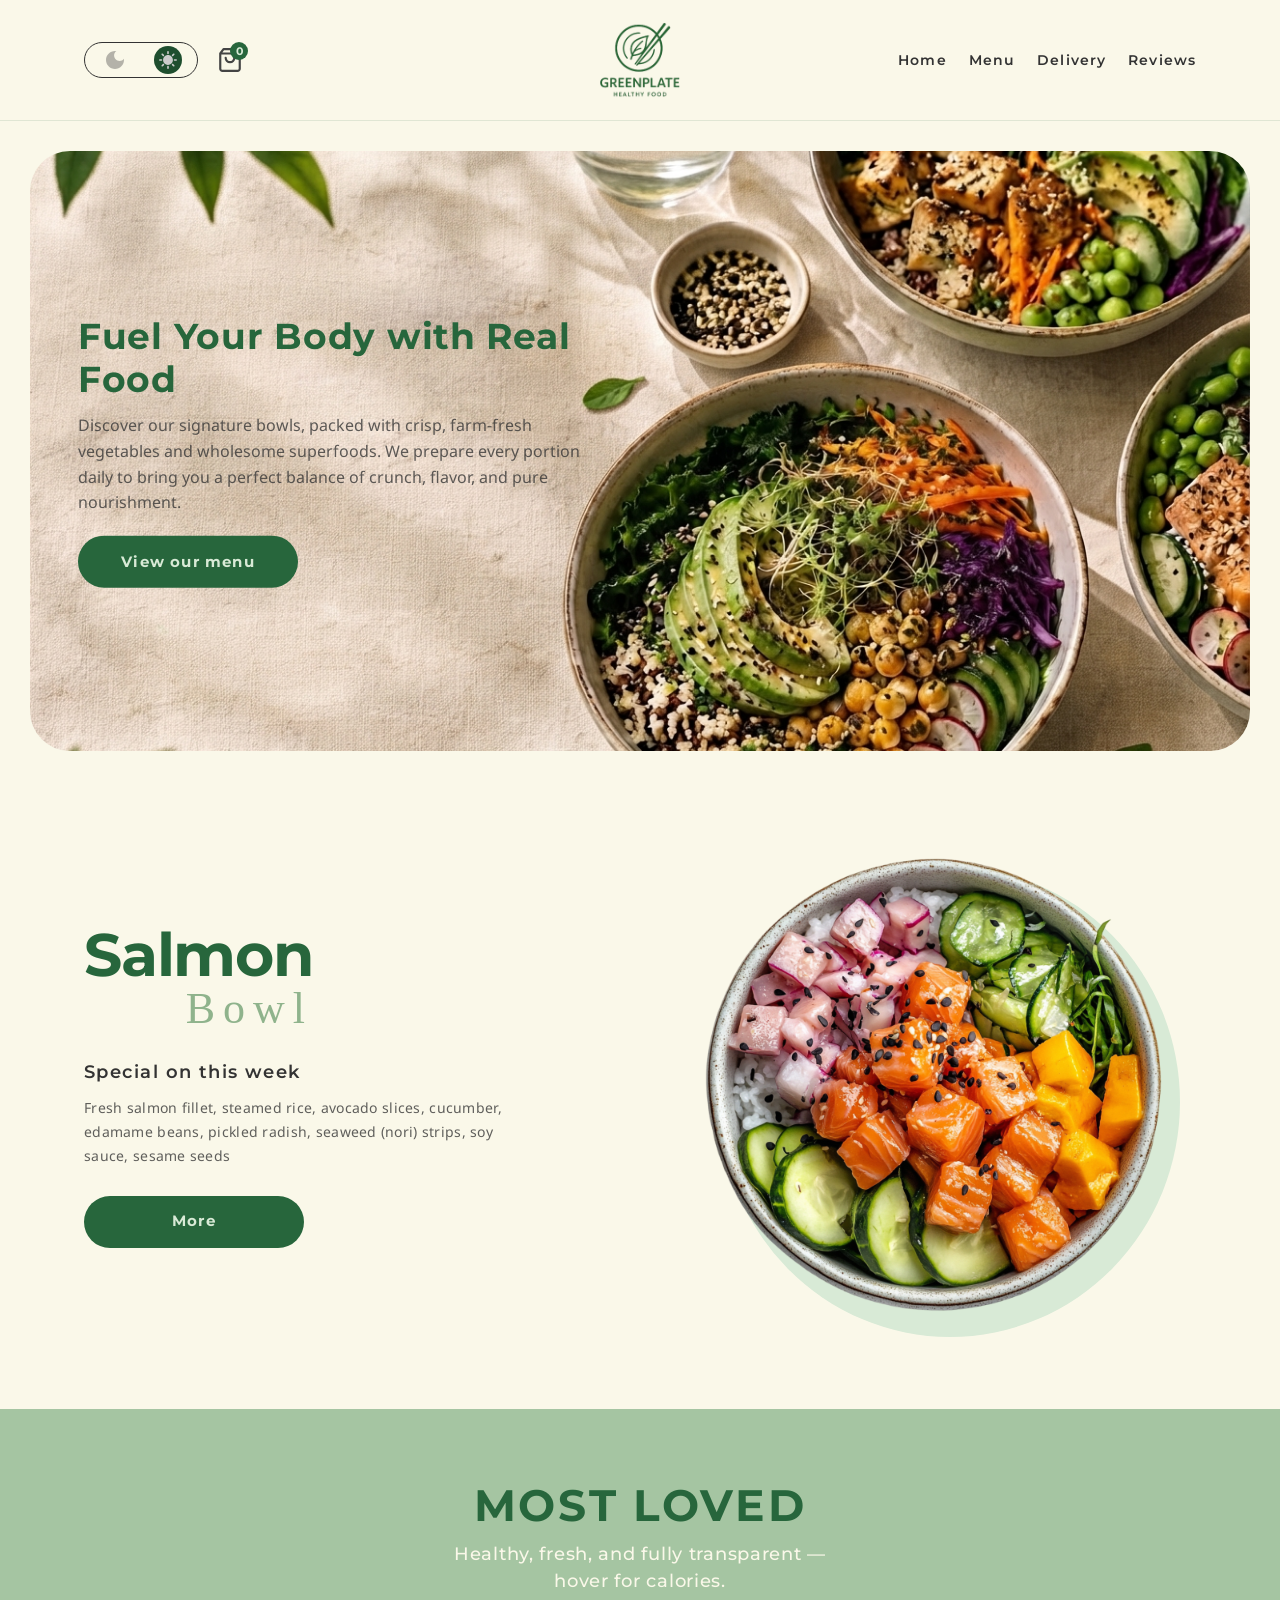
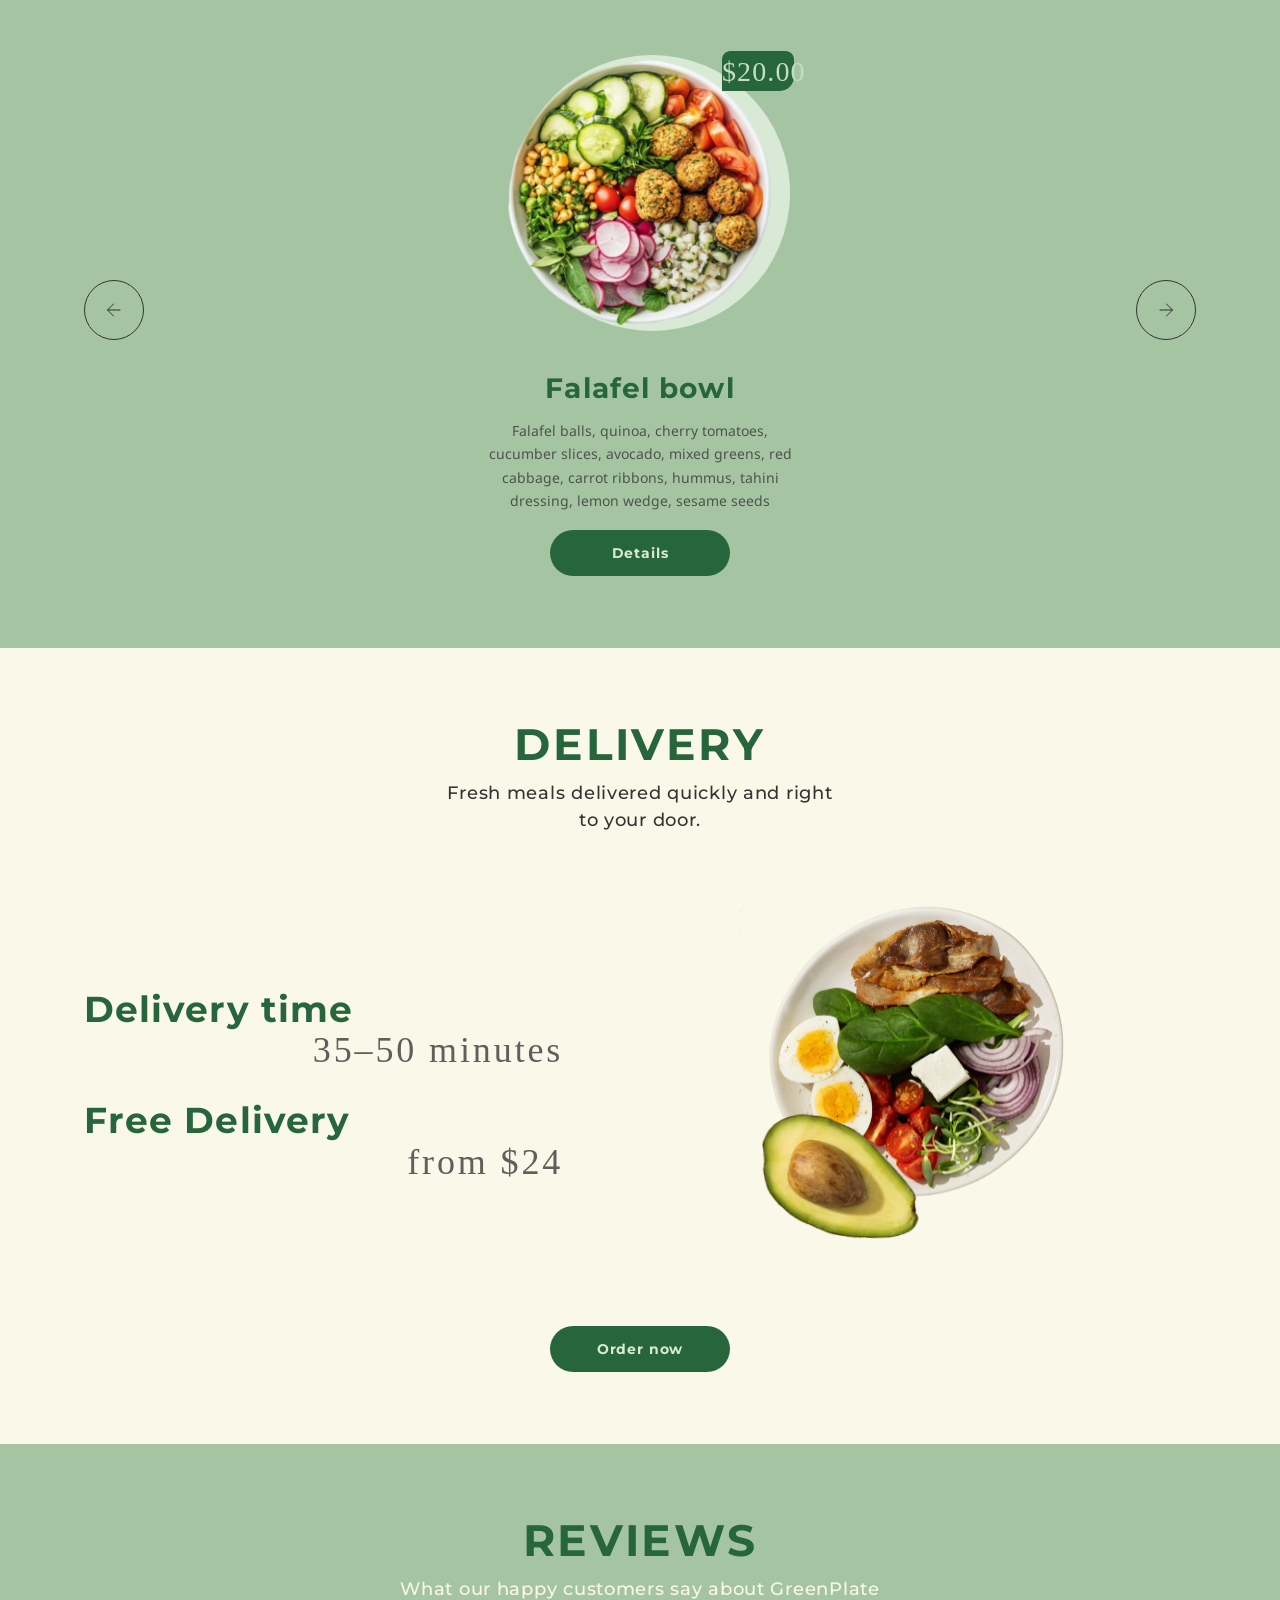
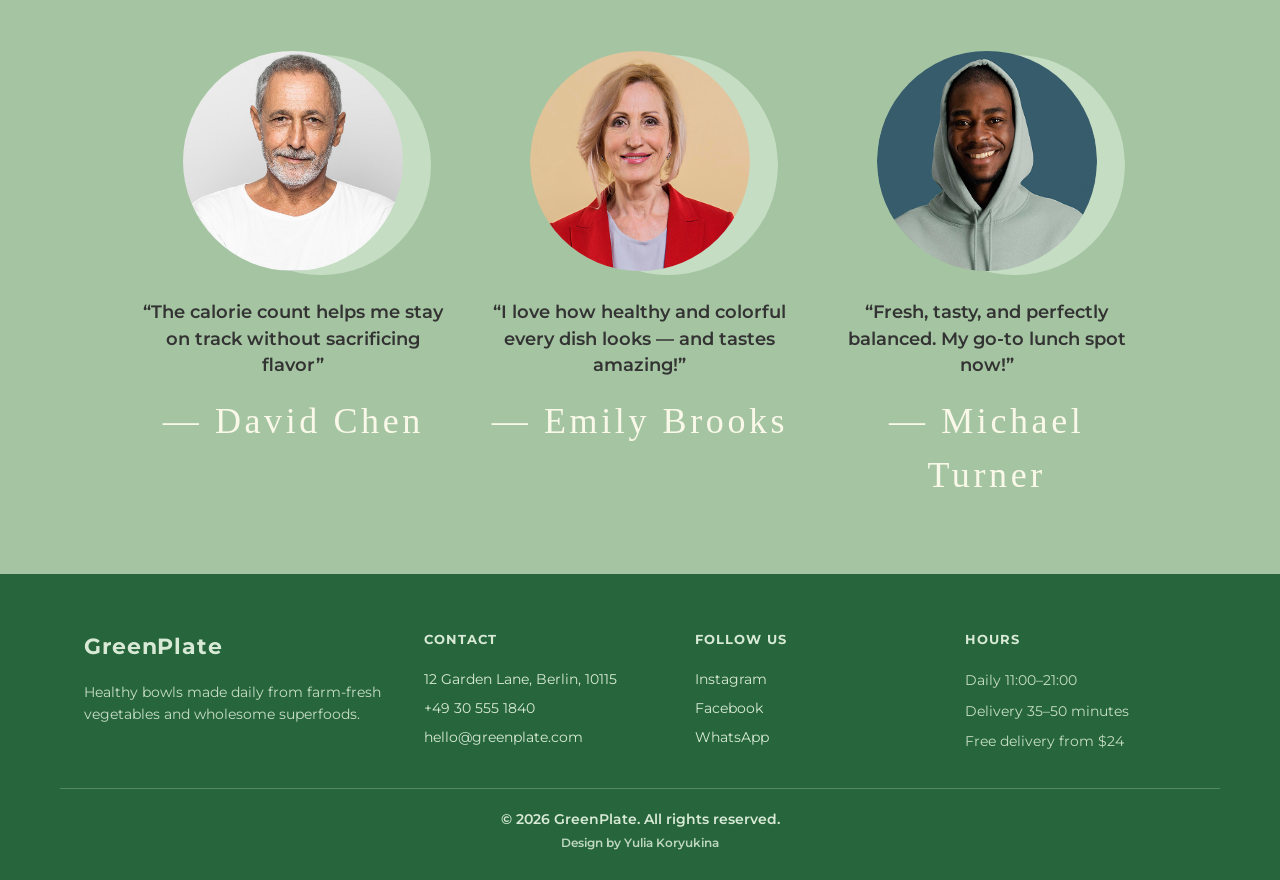
<file: index.html>
<!DOCTYPE html>
<html lang="en">

<head>
    <meta charset="UTF-8">
    <meta http-equiv="X-UA-Compatible" content="IE=edge">
    <meta name="viewport" content="width=device-width, initial-scale=1.0">
    <title>GreenPlate</title>
    <link rel="stylesheet" href="style.css">
    <link rel="preconnect" href="https://fonts.googleapis.com">
    <link rel="preconnect" href="https://fonts.gstatic.com" crossorigin>
    <link
        href="https://fonts.googleapis.com/css2?family=Just+Another+Hand&family=Montserrat:ital,wght@0,400;0,600;0,700;1,400&family=Noto+Sans:wght@400;600&display=swap"
        rel="stylesheet">
    <link rel="shortcut icon" href="img/favicon.ico" type="image/x-icon">
    <link rel="icon" href="img/favicon.ico" type="image/x-icon">
</head>

<body>
    <header>
        <div class="header_inner">
            <div class="left_header">
                <button class="sigin" type="button" aria-label="Toggle theme">
                    <span class="theme-moon">
                        <img src="img/Moon.svg" alt="" id="moon" class="theme-icon">
                    </span>
                    <span class="theme-sun">
                        <img src="img/Sun.svg" alt="" id="sun" class="theme-icon">
                    </span>
                </button>
                <div class="cart">
                    <button class="cart_button" type="button" aria-label="Shopping cart">
                        <img src="img/Shopping%20bag.svg" alt="" class="cart_icon">
                        <span class="cart_count">0</span>
                    </button>
                </div>
            </div>
            <div class="logo_center">
                <a href="index.html" aria-label="GreenPlate home">
                    <img class="logo" src="img/logo.svg" alt="GreenPlate">
                </a>
            </div>
            <nav class="navigation" id="site-nav">
                <ul>
                    <li><a href="#home">Home</a></li>
                    <li><a href="Menu.html">Menu</a></li>
                    <li><a href="#delivery">Delivery</a></li>
                    <li><a href="#reviews">Reviews</a></li>
                </ul>
            </nav>
            <button class="burger" type="button" aria-label="Open menu" aria-expanded="false" aria-controls="site-nav">
                <span></span>
                <span></span>
                <span></span>
            </button>
        </div>
    </header>
    <main>
    <section class="hero" id="home">
        <div class="hero-container">
            <img class="hero-img" src="img/hero-section.jpeg" alt="GreenPlate hero">
            <div class="hero-text">
                <h1 class="hero-first-text">Fuel Your Body with<br class="hero-br"> Real Food</h1>
                <p class="hero-text-second">Discover our signature bowls, packed with crisp, farm-fresh vegetables and
                    wholesome superfoods. We prepare every portion daily to bring you a perfect balance of crunch,
                    flavor, and pure nourishment.</p>
                <a class="button_menu" href="Menu.html">View our menu</a>
            </div>
        </div>
    </section>
    <section class="first">
        <div class="container first_container">
            <div class="left_content">
                <div class="left_first">
                    <h2 class="new_food">Salmon</h2>
                    <p class="new_food1">Bowl</p>
                </div>
                <div class="left_down">
                    <h2 class="text_special">Special on this week</h2>
                    <p class="special_about">
                        Fresh salmon fillet, steamed rice, avocado slices, cucumber,
                        edamame beans, pickled radish, seaweed (nori) strips,
                        soy sauce, sesame seeds
                    </p>
                </div>
                <a class="button_menu" href="Menu.html">More</a>
            </div>
            <div class="right">
                <div class="special_pic">
                    <img class="Special_img" src="img/salmon.svg" alt="Salmon bowl">
                    <div class="calories-info">420 kcal</div>
                </div>
            </div>
        </div>
    </section>

    <section class="our_menu" id="menu">
        <div class="container">
            <h2 class="section_title">Most Loved</h2>
            <p class="section_subtitle light">Healthy, fresh, and fully transparent —<br>hover for calories.</p>
            <div class="pagination">
                <button class="pagination_btn pagination_prev" type="button" aria-label="Previous">
                    <img src="img/button-icon-dark.svg" alt="" class="pagination_icon pagination_icon--left">
                </button>
                <div class="menu">
                    <div class="menu_track">
                    <article class="menu_card" data-i="0">
                        <div class="menu_visual">
                            <img class="menu_pic" src="img/falavel.svg" alt="Falafel bowl">
                            <div class="price-tag">
                                <img src="img/price.svg" alt="" class="price-tag-bg">
                                <p class="price">$20.00</p>
                            </div>
                            <div class="calories-overlay">
                                <span class="calories-text">340 kcal</span>
                            </div>
                        </div>
                        <div class="menu_h1">
                            <h2 class="menu_text-h1">Falafel bowl</h2>
                            <p class="text_menu-p">
                                Falafel balls, quinoa, cherry tomatoes, cucumber slices, avocado, mixed greens, red
                                cabbage,
                                carrot ribbons, hummus, tahini dressing, lemon wedge, sesame seeds
                            </p>
                            <button class="menu_button" type="button">Details</button>
                        </div>
                    </article>
                    <article class="menu_card" data-i="1">
                        <div class="menu_visual">
                            <img class="menu_pic" src="img/salmon.svg" alt="Salmon bowl">
                            <div class="price-tag">
                                <img src="img/price.svg" alt="" class="price-tag-bg">
                                <p class="price">$30.00</p>
                            </div>
                            <div class="calories-overlay">
                                <span class="calories-text">420 kcal</span>
                            </div>
                        </div>
                        <div class="menu_h1">
                            <h2 class="menu_text-h1">Salmon bowl</h2>
                            <p class="text_menu-p">
                                Fresh salmon fillet, steamed rice, avocado slices, cucumber,
                                edamame beans, pickled radish, seaweed (nori) strips, arugula,
                                soy sauce, sesame seeds
                            </p>
                            <button class="menu_button" type="button">Details</button>
                        </div>
                    </article>
                    <article class="menu_card" data-i="0">
                        <div class="menu_visual">
                            <img class="menu_pic" src="img/falavel.svg" alt="Falafel bowl">
                            <div class="price-tag">
                                <img src="img/price.svg" alt="" class="price-tag-bg">
                                <p class="price">$20.00</p>
                            </div>
                            <div class="calories-overlay">
                                <span class="calories-text">340 kcal</span>
                            </div>
                        </div>
                        <div class="menu_h1">
                            <h2 class="menu_text-h1">Falafel bowl</h2>
                            <p class="text_menu-p">
                                Falafel balls, quinoa, cherry tomatoes, cucumber slices, avocado, mixed greens, red
                                cabbage,
                                carrot ribbons, hummus, tahini dressing, lemon wedge, sesame seeds
                            </p>
                            <button class="menu_button" type="button">Details</button>
                        </div>
                    </article>
                    </div>
                </div>
                <button class="pagination_btn pagination_next" type="button" aria-label="Next">
                    <img src="img/button-icon-dark.svg" alt="" class="pagination_icon">
                </button>
            </div>
        </div>
    </section>

    <section class="section_delivery" id="delivery">
        <div class="container">
            <h2 class="section_title">DELIVERY</h2>
            <p class="section_subtitle">Fresh meals delivered quickly and right<br>to your door.</p>
            <div class="flex_delivery">
                <div class="text_about-delivery">
                    <p class="delivery_time">Delivery time</p>
                    <p class="answer_delivery">35–50 minutes</p>
                    <p class="delivery_time">Free Delivery</p>
                    <p class="answer_delivery">from $24</p>
                </div>
                <div class="plate_delivery">
                    <img class="plate" src="img/food_delivery-finish.svg" alt="GreenPlate delivery meal">
                </div>
            </div>
            <div class="button_delivery">
                <button class="delivery_btn" type="button">Order now</button>
            </div>
        </div>
    </section>

    <section class="review" id="reviews">
        <div class="container">
            <h2 class="section_title">REVIEWS</h2>
            <p class="section_subtitle light">What our happy customers say about GreenPlate</p>
            <div class="reviews_container">
                <article class="review_card">
                    <div class="review_image-wrapper">
                        <img src="img/man.jpg" alt="David Chen" class="review_image">
                    </div>
                    <blockquote class="review_quote">
                        “The calorie count helps me stay on track without sacrificing flavor”
                    </blockquote>
                    <h3 class="review_author">— David Chen</h3>
                </article>
                <article class="review_card">
                    <div class="review_image-wrapper">
                        <img src="img/women.png" alt="Emily Brooks" class="review_image">
                    </div>
                    <blockquote class="review_quote">
                        “I love how healthy and colorful every dish looks — and tastes amazing!”
                    </blockquote>
                    <h3 class="review_author">— Emily Brooks</h3>
                </article>
                <article class="review_card">
                    <div class="review_image-wrapper">
                        <img src="img/young-man.png" alt="Michael Turner" class="review_image">
                    </div>
                    <blockquote class="review_quote">
                        “Fresh, tasty, and perfectly balanced. My go-to lunch spot now!”
                    </blockquote>
                    <h3 class="review_author">— Michael Turner</h3>
                </article>
            </div>
        </div>
    </section>
    </main>

    <footer class="footer">
        <div class="container footer_inner">
            <div class="footer_col">
                <a class="footer_brand" href="index.html">GreenPlate</a>
                <p class="footer_about">Healthy bowls made daily from farm-fresh vegetables and wholesome superfoods.
                </p>
            </div>
            <div class="footer_col">
                <h3 class="footer_heading">Contact</h3>
                <a class="footer_link"
                    href="https://www.google.com/maps/search/?api=1&query=12+Garden+Lane+Berlin+10115" target="_blank"
                    rel="noopener noreferrer">12 Garden Lane, Berlin, 10115</a>
                <a class="footer_link" href="tel:+49305551840">+49 30 555 1840</a>
                <a class="footer_link" href="mailto:hello@greenplate.com">hello@greenplate.com</a>
            </div>
            <div class="footer_col">
                <h3 class="footer_heading">Follow us</h3>
                <a class="footer_link" href="https://www.instagram.com/" target="_blank">Instagram</a>
                <a class="footer_link" href="https://www.facebook.com/" target="_blank">Facebook</a>
                <a class="footer_link" href="https://wa.me/49305551840" target="_blank">WhatsApp</a>
            </div>
            <div class="footer_col">
                <h3 class="footer_heading">Hours</h3>
                <p class="footer_text">Daily 11:00–21:00</p>
                <p class="footer_text">Delivery 35–50 minutes</p>
                <p class="footer_text">Free delivery from $24</p>
            </div>
        </div>
        <div class="container footer_bottom">
            <p class="footer_copyright">© 2026 GreenPlate. All rights reserved.</p>
            <p class="footer_design">Design by Yulia Koryukina</p>
        </div>
    </footer>
    <div class="modal">
        <div class="modal_box">
            <button class="modal_close" type="button" aria-label="Close">×</button>
            <img class="modal_img" alt="">
            <p class="modal_kcal"></p>
            <h2 class="modal_title"></h2>
            <p class="modal_text"></p>
            <div class="modal_options">
                <p class="modal_label">Size</p>
                <div class="modal_choices modal_sizes"></div>
                <p class="modal_label">Topping</p>
                <div class="modal_choices modal_extras"></div>
            </div>
            <p class="modal_price"></p>
        </div>
    </div>
    <script src="data.js"></script>
    <script src="index.js"></script>
</body>
</html>
</file>
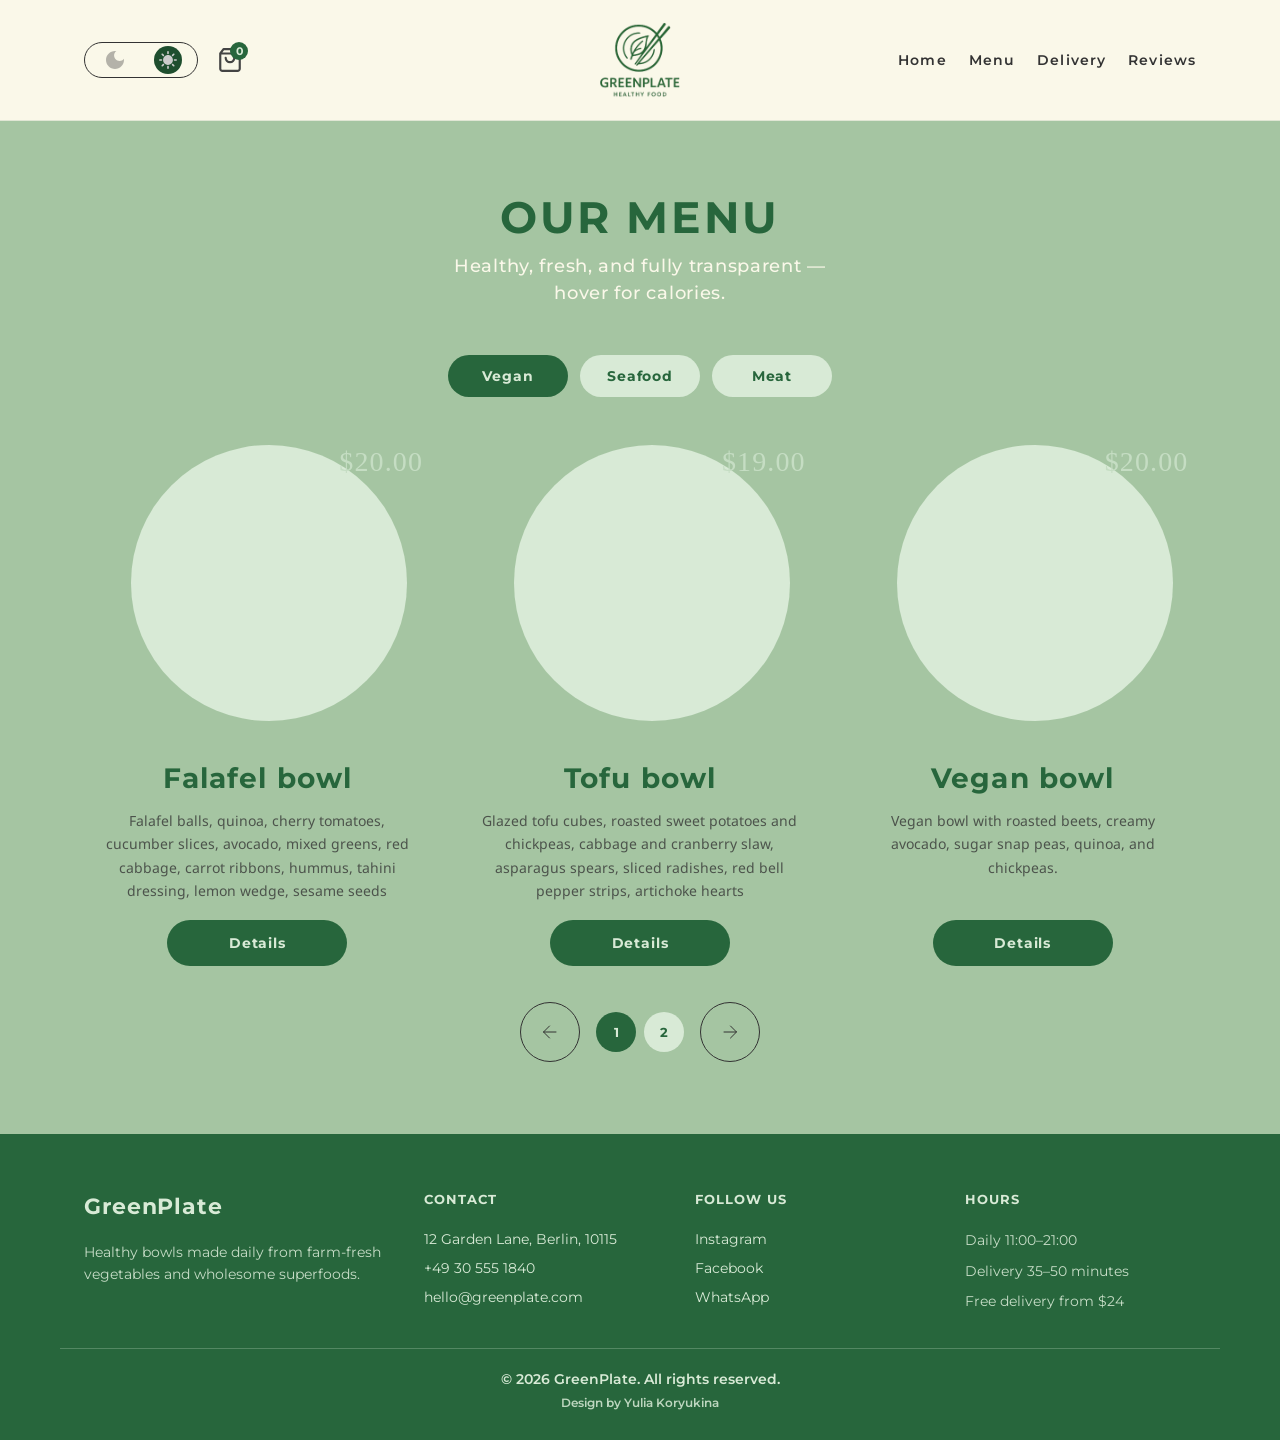
<file: Menu.html>
<!DOCTYPE html>
<html lang="en">
<head>
    <meta charset="UTF-8">
    <meta http-equiv="X-UA-Compatible" content="IE=edge">
    <meta name="viewport" content="width=device-width, initial-scale=1.0">
    <title>GreenPlate Menu</title>
    <link rel="stylesheet" href="style.css">
    <link rel="preconnect" href="https://fonts.googleapis.com">
    <link rel="preconnect" href="https://fonts.gstatic.com" crossorigin>
    <link
        href="https://fonts.googleapis.com/css2?family=Just+Another+Hand&family=Montserrat:ital,wght@0,400;0,600;0,700;1,400&family=Noto+Sans:wght@400;600&display=swap"
        rel="stylesheet">
    <link rel="shortcut icon" href="img/favicon.ico" type="image/x-icon">
    <link rel="icon" href="img/favicon.ico" type="image/x-icon">
</head>
<body>
    <header>
        <div class="header_inner">
            <div class="left_header">
                <button class="sigin" type="button" aria-label="Toggle theme">
                    <span class="theme-moon">
                        <img src="img/Moon.svg" alt="" id="moon" class="theme-icon">
                    </span>
                    <span class="theme-sun">
                        <img src="img/Sun.svg" alt="" id="sun" class="theme-icon">
                    </span>
                </button>
                <div class="cart">
                    <button class="cart_button" type="button" aria-label="Shopping cart">
                        <img src="img/Shopping%20bag.svg" alt="" class="cart_icon">
                        <span class="cart_count">0</span>
                    </button>
                </div>
            </div>
            <div class="logo_center">
                <a href="index.html" aria-label="GreenPlate home">
                    <img class="logo" src="img/logo.svg" alt="GreenPlate">
                </a>
            </div>
            <nav class="navigation" id="site-nav">
                <ul>
                    <li><a href="index.html#home">Home</a></li>
                    <li><a href="#menu">Menu</a></li>
                    <li><a href="index.html#delivery">Delivery</a></li>
                    <li><a href="index.html#reviews">Reviews</a></li>
                </ul>
            </nav>
            <button class="burger" type="button" aria-label="Open menu" aria-expanded="false" aria-controls="site-nav">
                <span></span>
                <span></span>
                <span></span>
            </button>
        </div>
    </header>
    <main>
    <section class="our_menu" id="menu">
        <div class="container">
            <h1 class="section_title">OUR MENU</h1>
            <p class="section_subtitle light">Healthy, fresh, and fully transparent —<br>hover for calories.</p>
            <div class="menu_cats">
                <button class="menu_cat is-active" type="button">Vegan</button>
                <button class="menu_cat" type="button">Seafood</button>
                <button class="menu_cat" type="button">Meat</button>
            </div>
            <div class="menu"></div>
            <div class="pagination pagination--menu is-hidden">
                <button class="pagination_btn pagination_prev" type="button" aria-label="Previous">
                    <img src="img/button-icon-dark.svg" alt="" class="pagination_icon pagination_icon--left">
                </button>
                <div class="pagination_nums"></div>
                <button class="pagination_btn pagination_next" type="button" aria-label="Next">
                    <img src="img/button-icon-dark.svg" alt="" class="pagination_icon">
                </button>
            </div>
        </div>
    </section>
    </main>
    <footer class="footer">
        <div class="container footer_inner">
            <div class="footer_col">
                <a class="footer_brand" href="index.html">GreenPlate</a>
                <p class="footer_about">Healthy bowls made daily from farm-fresh vegetables and wholesome superfoods.</p>
            </div>
            <div class="footer_col">
                <h3 class="footer_heading">Contact</h3>
                <a class="footer_link" href="https://www.google.com/maps/search/?api=1&query=12+Garden+Lane+Berlin+10115" target="_blank" rel="noopener noreferrer">12 Garden Lane, Berlin, 10115</a>
                <a class="footer_link" href="tel:+49305551840">+49 30 555 1840</a>
                <a class="footer_link" href="mailto:hello@greenplate.com">hello@greenplate.com</a>
            </div>
            <div class="footer_col">
                <h3 class="footer_heading">Follow us</h3>
                <a class="footer_link" href="https://www.instagram.com/" target="_blank" rel="noopener noreferrer">Instagram</a>
                <a class="footer_link" href="https://www.facebook.com/" target="_blank" rel="noopener noreferrer">Facebook</a>
                <a class="footer_link" href="https://wa.me/49305551840" target="_blank" rel="noopener noreferrer">WhatsApp</a>
            </div>
            <div class="footer_col">
                <h3 class="footer_heading">Hours</h3>
                <p class="footer_text">Daily 11:00–21:00</p>
                <p class="footer_text">Delivery 35–50 minutes</p>
                <p class="footer_text">Free delivery from $24</p>
            </div>
        </div>
        <div class="container footer_bottom">
            <p class="footer_copyright">© 2026 GreenPlate. All rights reserved.</p>
            <p class="footer_design">Design by Yulia Koryukina</p>
        </div>
    </footer>
    <div class="modal">
        <div class="modal_box">
            <button class="modal_close" type="button" aria-label="Close">×</button>
            <img class="modal_img" alt="">
            <p class="modal_kcal"></p>
            <h2 class="modal_title"></h2>
            <p class="modal_text"></p>
            <div class="modal_options">
                <p class="modal_label">Size</p>
                <div class="modal_choices modal_sizes"></div>
                <p class="modal_label">Topping</p>
                <div class="modal_choices modal_extras"></div>
            </div>
            <p class="modal_price"></p>
        </div>
    </div>
    <script src="data.js"></script>
    <script src="index.js"></script>
</body>
</html>
</file>
<file: style.css>
:root {
  --cream: #faf8e9;
  --green: #27663c;
  --green-hover: #1e4e2e;
  --green-soft: #a5c5a2;
  --mint: #d8ead6;
  --mint-text: #c5ddc3;
  --ink: #333333;
  --ink-soft: rgba(51, 51, 51, 0.78);

  --font-sans: "Montserrat", sans-serif;
  --font-body: "Noto Sans", sans-serif;
  --font-script: "Just Another Hand", cursive;

  --text-xs: 0.75rem;
  --text-sm: 0.875rem;
  --text-base: 1rem;
  --text-md: 1.125rem;
  --text-lg: 1.375rem;
  --text-xl: clamp(1.5rem, 2.4vw, 1.75rem);
  --text-2xl: clamp(1.75rem, 3vw, 2.25rem);
  --text-hero: clamp(2.5rem, 6vw, 3.75rem);
  --text-section: clamp(2rem, 4.5vw, 2.75rem);
  --text-script: clamp(1.75rem, 3vw, 2.25rem);

  --container: 1160px;
  --space: 1.5rem;
  --radius: 30px;
}

*,
*::before,
*::after {
  margin: 0;
  padding: 0;
  box-sizing: border-box;
}

html {
  scroll-behavior: smooth;
  scroll-padding-top: 120px;
}

body {
  background-color: var(--cream);
  color: var(--ink);
  font-family: var(--font-sans);
  font-size: var(--text-base);
  line-height: 1.5;
  overflow-x: hidden;
}

body.dark {
  --cream: #1c1c1c;
  --green: #3d583b;
  --green-hover: #5a7d56;
  --green-soft: #243328;
  --mint: #d8ead6;
  --mint-text: #c5ddc3;
  --ink: #faf8e9;
  --ink-soft: rgba(250, 248, 233, 0.78);
}

body.dark .section_title,
body.dark .menu_text-h1,
body.dark .new_food,
body.dark .delivery_time {
  color: var(--mint-text);
}

body.dark .section_subtitle.light,
body.dark .review_author {
  color: var(--ink);
}

body.dark .sigin {
  border-color: #faf8e9;
}

body.dark .theme-icon {
  filter: invert(1);
}

body.dark .cart_icon,
body.dark .pagination_icon {
  filter: invert(1);
}

.theme-sun {
  background-color: #1e4e2e;
}

.theme-sun .theme-icon {
  filter: invert(1);
}

#moon {
  opacity: 0.35;
}

body.dark .theme-moon {
  background-color: #1e4e2e;
}

body.dark .theme-sun {
  background-color: transparent;
}

body.dark #moon {
  opacity: 1;
}

body.dark #sun {
  opacity: 0.35;
}

img {
  max-width: 100%;
  display: block;
}

button,
a {
  font-family: inherit;
}

.container {
  width: min(100%, var(--container));
  margin-inline: auto;
  padding-inline: var(--space);
}

/* Header */

header {
  position: sticky;
  top: 0;
  z-index: 50;
  background: var(--cream);
  border-bottom: 1px solid rgba(39, 102, 60, 0.12);
}

.header_inner {
  width: min(100%, var(--container));
  margin-inline: auto;
  padding: 14px var(--space);
  display: grid;
  grid-template-columns: 1fr auto 1fr;
  align-items: center;
  gap: 16px;
}

.left_header {
  display: flex;
  align-items: center;
  gap: 12px;
  justify-self: start;
}

.logo_center {
  justify-self: center;
}

.logo_center a {
  display: block;
  text-decoration: none;
}

.logo {
  height: 92px;
  width: auto;
}

.navigation {
  justify-self: end;
}

.burger {
  display: none;
  width: 40px;
  height: 40px;
  padding: 9px 7px;
  border: none;
  background: none;
  cursor: pointer;
  flex-direction: column;
  justify-content: space-between;
  justify-self: end;
}

.burger span {
  display: block;
  height: 2px;
  width: 100%;
  background: var(--ink);
  border-radius: 2px;
  transform-origin: center;
  transition: transform 0.3s ease, opacity 0.3s ease;
}

body.menu-open,
body.modal-open {
  overflow: hidden;
}

html:has(body.menu-open),
html:has(body.modal-open) {
  overflow: hidden;
}

.navigation ul {
  display: flex;
  list-style: none;
  gap: 22px;
}

.navigation a {
  text-decoration: none;
  color: var(--ink);
  letter-spacing: 0.08em;
  font-size: 0.875rem;
  font-weight: 600;
  transition: color 0.2s ease;
}

.navigation a:hover,
.navigation a:focus-visible {
  color: var(--green);
}

.sigin {
  background: none;
  color: #333333;
  width: 114px;
  height: 39px;
  display: inline-flex;
  align-items: center;
  justify-content: center;
  gap: 25px;
  min-width: 0;
  height: 36px;
  padding: 0 12px;
  border: 1px solid #333333;
  border-radius: var(--radius);
  cursor: pointer;
}

.theme-moon,
.theme-sun {
  display: grid;
  place-items: center;
  width: 28px;
  height: 28px;
  border-radius: 50%;
}

.theme-icon {
  width: 18px;
  height: 18px;
  display: block;
}

.cart_button {
  background: none;
  border: none;
  cursor: pointer;
  position: relative;
  display: grid;
  place-items: center;
  width: 40px;
  height: 40px;
}

.cart_icon {
  width: 26px;
  height: 26px;
}

.cart_count {
  position: absolute;
  top: 2px;
  right: 2px;
  background: var(--green);
  color: var(--mint);
  font-size: 0.6875rem;
  font-weight: 700;
  min-width: 18px;
  height: 18px;
  padding: 0 4px;
  border-radius: 50%;
  display: grid;
  place-items: center;
  line-height: 1;
}

/* Hero */
.hero {
  width: 100%;
  position: relative;
  z-index: 1;
}

.hero-container {
  position: relative;
  width: 100%;
  height: 660px;
  margin: 0 auto;
  padding: 30px;
  overflow: hidden;
}

.hero-img {
  display: block;
  width: 100%;
  height: 100%;
  object-fit: cover;
  object-position: left 20%;
  border-radius: 40px;
}

.hero-text {
  position: absolute;
  top: 50%;
  left: 78px;
  transform: translateY(-50%);
  z-index: 2;
  display: flex;
  flex-direction: column;
  gap: 12px;
  max-width: min(520px, calc(100% - 120px));
}

.hero-first-text {
  margin: 0;
  font-family: var(--font-sans);
  font-size: clamp(1.5rem, 3vw, 2.25rem);
  font-weight: 700;
  color: var(--green);
  line-height: 1.2;
  letter-spacing: 0.02em;
}

.hero-text-second {
  font-family: var(--font-body);
  font-size: clamp(0.875rem, 1.4vw, 1rem);
  font-weight: 400;
  color: rgba(51, 51, 51, 0.78);
  line-height: 1.6;
}

.hero-text .button_menu {
  align-self: flex-start;
  margin-top: 8px;
}

.hero-br {
  display: none;
}

.first {
  position: relative;
  z-index: 0;
  padding: 56px 0 72px;
}

.first_container {
  display: grid;
  grid-template-columns: minmax(0, 1fr) minmax(0, 1fr);
  align-items: center;
  gap: 48px;
}

.left_content {
  display: flex;
  flex-direction: column;
  align-items: flex-start;
  max-width: 480px;
}

.left_first {
  width: max-content;
}

.new_food {
  font-size: var(--text-hero);
  font-weight: 700;
  color: var(--green);
  line-height: 0.95;
  letter-spacing: -0.02em;
}

.new_food1 {
  font-family: var(--font-script);
  font-size: clamp(2rem, 4vw, 2.75rem);
  font-weight: 400;
  color: #8fb38c;
  letter-spacing: 0.18em;
  text-align: right;
  line-height: 1;
  margin-top: 4px;
}

.left_down {
  display: flex;
  flex-direction: column;
  align-items: flex-start;
  margin-top: 28px;
}

.text_special {
  font-size: var(--text-md);
  font-weight: 600;
  color: var(--ink);
  letter-spacing: 0.08em;
}

.special_about {
  font-family: var(--font-body);
  font-size: var(--text-sm);
  font-weight: 400;
  color: var(--ink-soft);
  letter-spacing: 0.02em;
  line-height: 1.7;
  margin-top: 10px;
  max-width: 420px;
}

.button_menu {
  display: inline-flex;
  align-items: center;
  justify-content: center;
  margin-top: 28px;
  background-color: var(--green);
  color: var(--mint);
  text-decoration: none;
  font-weight: 700;
  font-size: 0.9375rem;
  letter-spacing: 0.08em;
  min-width: 220px;
  height: 52px;
  padding: 0 28px;
  border-radius: var(--radius);
  transition: background-color 0.2s ease, transform 0.2s ease;
}

.button_menu:hover,
.button_menu:focus-visible {
  background-color: var(--green-hover);
}

.right {
  display: flex;
  justify-content: center;
  align-items: center;
}

.special_pic {
  position: relative;
  isolation: isolate;
  width: min(100%, 500px);
  cursor: pointer;
}

.Special_img {
  width: 100%;
  aspect-ratio: 1;
  border-radius: 50%;
  position: relative;
  z-index: 2;
  object-fit: cover;
  transition: filter 0.3s ease;
}

.special_pic::before {
  content: "";
  position: absolute;
  inset: 6% 0 0 8%;
  background: var(--mint);
  border-radius: 50%;
  z-index: 1;
}

.special_pic:hover .Special_img {
  filter: brightness(0.9) contrast(1.08);
}

.calories-info,
.calories-text {
  background: rgba(39, 102, 60, 0.95);
  color: var(--mint-text);
  padding: 10px 18px;
  border-radius: 24px;
  font-size: 0.9375rem;
  font-weight: 700;
  opacity: 0;
  transition: opacity 0.3s ease;
  pointer-events: none;
  white-space: nowrap;
}

.calories-info {
  position: absolute;
  top: 50%;
  left: 50%;
  transform: translate(-50%, -50%);
  z-index: 3;
}

.special_pic:hover .calories-info {
  opacity: 1;
}

/* Shared section titles */

.section_title {
  margin: 0;
  font-size: var(--text-section);
  font-weight: 700;
  color: var(--green);
  text-align: center;
  letter-spacing: 0.06em;
  line-height: 1.1;
  text-transform: uppercase;
}

.section_subtitle {
  text-align: center;
  font-size: var(--text-md);
  font-weight: 500;
  letter-spacing: 0.04em;
  color: var(--ink);
  margin: 12px auto 48px;
  max-width: 520px;
  line-height: 1.5;
}

.section_subtitle.light {
  color: var(--cream);
}

/* Menu */

.our_menu {
  background-color: var(--green-soft);
  padding: 72px 0;
}

.menu_cats {
  display: flex;
  justify-content: center;
  flex-wrap: wrap;
  gap: 12px;
  margin-bottom: 36px;
}

.menu_cat {
  min-width: 120px;
  height: 42px;
  padding: 0 20px;
  border: none;
  border-radius: var(--radius);
  background: var(--mint);
  color: var(--green);
  font-weight: 700;
  font-size: 0.875rem;
  letter-spacing: 0.06em;
  cursor: pointer;
}

.menu_cat.is-active {
  background: var(--green);
  color: var(--mint);
}

.pagination {
  display: flex;
  align-items: center;
  gap: 16px;
}

.pagination .menu {
  flex: 1;
  min-width: 0;
  overflow: hidden;
  display: block;
}

.menu_track {
  display: flex;
  width: 100%;
  transition: transform 0.4s ease;
}

.menu_track .menu_card {
  flex: 0 0 100%;
  max-width: 100%;
}

.menu_track .menu_h1 {
  max-width: 320px;
}

.pagination_btn {
  flex-shrink: 0;
  width: 60px;
  height: 60px;
  padding: 0;
  border: none;
  background: none;
  cursor: pointer;
  opacity: 1;
  transition: opacity 0.2s ease;
}

.pagination_btn:hover,
.pagination_btn:focus-visible {
  opacity: 0.7;
}

.pagination_icon {
  display: block;
  width: 60px;
  height: 60px;
}

.pagination_icon--left {
  transform: rotate(180deg);
}

.pagination--menu {
  justify-content: center;
  margin-top: 36px;
}

.pagination--menu.is-hidden {
  display: none;
}

.pagination_nums {
  display: flex;
  align-items: center;
  gap: 8px;
}

.pagination_num {
  min-width: 40px;
  height: 40px;
  padding: 0 10px;
  border: none;
  border-radius: 50%;
  background: var(--mint);
  color: var(--green);
  font-weight: 700;
  cursor: pointer;
}

.pagination_num.is-active {
  background: var(--green);
  color: var(--mint);
}

.menu {
  display: grid;
  grid-template-columns: repeat(3, minmax(0, 1fr));
  gap: 36px;
  justify-items: center;
}

.menu_card {
  width: 100%;
  max-width: 320px;
  height: 100%;
  display: flex;
  flex-direction: column;
  align-items: center;
  cursor: pointer;
}

.menu_visual {
  position: relative;
  width: 100%;
  max-width: 300px;
}

.menu_visual::before {
  content: "";
  position: absolute;
  inset: 0;
  background: var(--mint);
  border-radius: 50%;
  transform: translate(12px, 0) scale(0.92);
  z-index: 1;
}

.menu_pic {
  width: 100%;
  aspect-ratio: 1;
  border-radius: 50%;
  position: relative;
  z-index: 2;
  object-fit: cover;
  cursor: pointer;
  transition: filter 0.3s ease;
}

.menu_card:hover .menu_pic {
  filter: brightness(0.9) contrast(1.08);
}

.price-tag {
  position: absolute;
  top: 8px;
  right: -4px;
  z-index: 4;
}

.price-tag-bg {
  width: 72px;
  height: auto;
}

.price {
  position: absolute;
  inset: 0;
  display: grid;
  place-items: center;
  color: var(--mint-text);
  font-family: var(--font-script);
  font-size: 1.75rem;
  letter-spacing: 0.04em;
  z-index: 5;
}

.menu_h1 {
  margin-top: 24px;
  text-align: center;
  width: 100%;
  flex: 1;
  display: flex;
  flex-direction: column;
  align-items: center;
}

.menu_text-h1 {
  font-weight: 700;
  letter-spacing: 0.04em;
  font-size: var(--text-xl);
  color: var(--green);
  margin-top: 0;
  margin-bottom: 10px;
}

.text_menu-p {
  color: var(--ink-soft);
  font-family: var(--font-body);
  font-size: var(--text-sm);
  font-weight: 400;
  line-height: 1.65;
  margin-bottom: 18px;
}

.menu_button,
.delivery_btn {
  background-color: var(--green);
  min-width: 180px;
  height: 46px;
  padding: 0 24px;
  border: none;
  border-radius: var(--radius);
  color: var(--mint);
  font-weight: 700;
  font-size: 0.875rem;
  letter-spacing: 0.06em;
  cursor: pointer;
  transition: background-color 0.2s ease;
}

.menu_button {
  margin-top: auto;
}

.menu_button:hover,
.menu_button:focus-visible,
.delivery_btn:hover,
.delivery_btn:focus-visible {
  background-color: var(--green-hover);
}

.calories-overlay {
  position: absolute;
  top: 50%;
  left: 50%;
  transform: translate(-50%, -50%);
  pointer-events: none;
  z-index: 3;
}

.menu_card:hover .calories-text {
  opacity: 1;
}

.modal {
  display: none;
  position: fixed;
  inset: 0;
  z-index: 80;
  align-items: center;
  justify-content: center;
  padding: 24px;
  background: rgba(51, 51, 51, 0.45);
}

.modal.is-open {
  display: flex;
}

.modal_box {
  position: relative;
  width: min(100%, 440px);
  max-height: 90vh;
  overflow: auto;
  padding: 36px 28px 28px;
  background: var(--cream);
  border-radius: var(--radius);
  text-align: center;
}

.modal_close {
  position: absolute;
  top: 12px;
  right: 16px;
  border: none;
  background: none;
  color: var(--ink);
  font-size: 1.75rem;
  line-height: 1;
  cursor: pointer;
}

.modal_img {
  width: 180px;
  height: 180px;
  margin: 0 auto 16px;
  border-radius: 50%;
  object-fit: cover;
}

.modal_kcal {
  color: var(--green);
  font-weight: 700;
  margin-bottom: 8px;
}

.modal_title {
  font-size: var(--text-xl);
  color: var(--green);
  margin-bottom: 12px;
}

.modal_text {
  color: var(--ink-soft);
  font-family: var(--font-body);
  font-size: var(--text-sm);
  line-height: 1.65;
  margin-bottom: 16px;
}

.modal_options {
  margin-bottom: 16px;
}

.modal_label {
  font-size: 0.75rem;
  font-weight: 700;
  letter-spacing: 0.08em;
  text-transform: uppercase;
  color: var(--ink-soft);
  margin-bottom: 8px;
}

.modal_choices {
  display: flex;
  flex-wrap: wrap;
  justify-content: center;
  gap: 8px;
  margin-bottom: 14px;
}

.modal_choice {
  min-width: 88px;
  height: 38px;
  padding: 0 14px;
  border: none;
  border-radius: var(--radius);
  background: var(--mint);
  color: var(--green);
  font-weight: 700;
  font-size: 0.8125rem;
  cursor: pointer;
}

.modal_choice.is-active {
  background: var(--green);
  color: var(--mint);
}

.modal_price {
  font-family: var(--font-script);
  font-size: 2rem;
  color: var(--green);
}

body.dark .modal {
  background: rgba(0, 0, 0, 0.55);
}

body.dark .modal_title,
body.dark .modal_kcal,
body.dark .modal_price {
  color: var(--mint-text);
}

/* Delivery */

.section_delivery {
  background-color: var(--cream);
  padding: 72px 0;
}

.flex_delivery {
  display: grid;
  grid-template-columns: minmax(0, 1fr) minmax(0, 1.2fr);
  align-items: center;
  gap: 40px;
  max-width: var(--container);
  margin: 0 auto;
}

.text_about-delivery {
  display: flex;
  flex-direction: column;
  align-items: flex-start;
}

.delivery_time {
  font-weight: 700;
  font-size: var(--text-2xl);
  letter-spacing: 0.03em;
  color: var(--green);
  line-height: 1.15;
}

.answer_delivery {
  font-family: var(--font-script);
  font-size: var(--text-script);
  color: var(--ink-soft);
  letter-spacing: 0.08em;
  align-self: flex-end;
  margin: 2px 8px 32px 0;
  line-height: 1;
}

.answer_delivery:last-child {
  margin-bottom: 0;
}

.plate_delivery {
  display: flex;
  justify-content: center;
  width: min(100%, 500px);
  margin-inline: auto;
}

.plate {
  width: 100%;
  height: auto;
}

.button_delivery {
  text-align: center;
  margin-top: 40px;
}

/* Reviews */

.review {
  background-color: var(--green-soft);
  padding: 72px 0;
}

.reviews_container {
  display: grid;
  grid-template-columns: repeat(3, minmax(0, 1fr));
  gap: 40px;
  max-width: 1000px;
  margin: 0 auto;
}

.review_card {
  display: flex;
  flex-direction: column;
  align-items: center;
  text-align: center;
}

.review_image-wrapper {
  width: min(72%, 220px);
  aspect-ratio: 1;
  border-radius: 50%;
  overflow: hidden;
  margin: 0 auto 28px;
  filter: drop-shadow(28px 4px 0 #c5ddc3);
}

.review_image {
  width: 100%;
  height: 100%;
  object-fit: cover;
}

.review_quote {
  font-size: var(--text-md);
  font-weight: 600;
  line-height: 1.45;
  color: var(--ink);
  margin-bottom: 16px;
}

.review_author {
  margin: 0;
  font-weight: 400;
  font-family: var(--font-script);
  color: var(--cream);
  font-size: var(--text-script);
  letter-spacing: 0.1em;
}

/* Footer */

.footer {
  background-color: var(--green);
  color: var(--mint);
  padding: 56px var(--space) 28px;
}

.footer_inner {
  display: grid;
  grid-template-columns: 1.3fr 1fr 1fr 1fr;
  gap: 32px 40px;
  text-align: left;
  padding-bottom: 36px;
  border-bottom: 1px solid rgba(216, 234, 214, 0.25);
}

.footer_brand {
  font-size: var(--text-lg);
  font-weight: 700;
  letter-spacing: 0.04em;
  margin-bottom: 10px;
  color: var(--mint);
  text-decoration: none;
}

.footer_about,
.footer_text {
  font-size: var(--text-sm);
  line-height: 1.6;
  color: var(--mint);
  opacity: 0.9;
}

.footer_heading {
  font-size: 0.8125rem;
  font-weight: 700;
  letter-spacing: 0.08em;
  text-transform: uppercase;
  margin-bottom: 12px;
}

.footer_col {
  display: flex;
  flex-direction: column;
  align-items: flex-start;
  gap: 8px;
}

.footer_link {
  color: var(--mint);
  text-decoration: none;
  font-size: var(--text-sm);
  line-height: 1.5;
  transition: opacity 0.2s ease;
}

.footer_link:hover,
.footer_link:focus-visible {
  opacity: 0.75;
  text-decoration: underline;
}

.footer_bottom {
  padding-top: 20px;
  text-align: center;
}

.footer_copyright,
.footer_design {
  color: var(--mint);
  font-weight: 600;
}

.footer_copyright {
  font-size: var(--text-sm);
  margin-bottom: 4px;
}

.footer_design {
  font-size: var(--text-xs);
  opacity: 0.85;
}

/* Responsive */

@media (max-width: 800px) {
  .menu,
  .reviews_container {
    grid-template-columns: 1fr;
  }

  .reviews_container {
    max-width: 360px;
  }

  .footer_inner {
    grid-template-columns: 1fr 1fr;
  }
}

@media (max-width: 900px) {
  .header_inner {
    grid-template-columns: 1fr auto 1fr;
    grid-template-areas:
      "actions logo extra"
      "nav nav nav";
    gap: 10px 12px;
    padding: 10px var(--space) 12px;
  }

  .left_header {
    grid-area: actions;
    justify-self: start;
  }

  .logo_center {
    grid-area: logo;
  }

  .navigation {
    grid-area: nav;
    justify-self: center;
  }

  .navigation ul {
    gap: 18px;
    flex-wrap: wrap;
    justify-content: center;
  }

  .first {
    padding: 36px 0 56px;
  }

  .pagination {
    flex-wrap: wrap;
    justify-content: space-between;
  }

  .pagination--menu {
    justify-content: center;
  }

  .pagination .menu {
    flex: 1 1 100%;
    order: -1;
  }

  .pagination_btn,
  .pagination_icon {
    width: 48px;
    height: 48px;
  }

  .hero-container {
    height: 440px;
    padding: 20px;
  }

  .hero-img {
    border-radius: 24px;
  }

  .hero-text {
    left: 40px;
    max-width: min(420px, calc(100% - 72px));
  }

  .hero-br {
    display: block;
  }

  .hero-text-second {
    display: none;
  }

  .first_container,
  .flex_delivery {
    grid-template-columns: 1fr;
    gap: 32px;
    text-align: center;
    justify-items: center;
  }

  .left_content,
  .text_about-delivery,
  .left_down {
    align-items: center;
    text-align: center;
    max-width: 520px;
    margin-inline: auto;
    width: 100%;
  }

  .special_about {
    text-align: center;
    margin-inline: auto;
    max-width: 440px;
  }

  .left_first {
    margin-inline: auto;
  }

  .new_food1 {
    text-align: right;
  }

  .answer_delivery {
    align-self: center;
  }

  .special_pic {
    width: min(100%, 380px);
    margin-inline: auto;
  }

  .plate_delivery {
    width: min(100%, 380px);
  }
}

@media (max-width: 768px) {
  .header_inner {
    display: flex;
    align-items: center;
    justify-content: space-between;
    padding: 10px var(--space);
  }

  body.menu-open::before {
    content: "";
    position: fixed;
    inset: 0;
    z-index: 49;
    background: var(--cream);
  }

  .header_inner .navigation {
    position: fixed;
    inset: 0;
    z-index: 45;
    display: flex;
    align-items: center;
    justify-content: center;
    justify-self: stretch;
    width: 100vw;
    min-width: 100vw;
    min-height: 100vh;
    margin: 0;
    background: none;
    visibility: hidden;
    opacity: 0;
    pointer-events: none;
    transform: translateY(-12px);
    transition: opacity 0.3s ease, transform 0.3s ease, visibility 0.3s ease;
  }

  body.menu-open .navigation {
    visibility: visible;
    opacity: 1;
    pointer-events: auto;
    transform: none;
  }

  .navigation ul {
    flex-direction: column;
    align-items: center;
    gap: 28px;
  }

  .navigation a {
    font-size: 1.25rem;
    letter-spacing: 0.12em;
  }

  .burger {
    display: flex;
    position: relative;
    z-index: 51;
  }

  body.menu-open .burger span:nth-child(1) {
    transform: translateY(10px) rotate(45deg);
  }

  body.menu-open .burger span:nth-child(2) {
    opacity: 0;
  }

  body.menu-open .burger span:nth-child(3) {
    transform: translateY(-10px) rotate(-45deg);
  }
}

@media (max-width: 640px) {
  :root {
    --space: 1.125rem;
  }

  .logo {
    height: 58px;
  }

  .sigin {
    height: 34px;
    padding: 0 10px;
  }

  .navigation a {
    font-size: 0.8125rem;
  }

  .our_menu,
  .section_delivery,
  .review {
    padding: 52px 0;
  }

  .section_subtitle {
    margin-bottom: 32px;
    font-size: var(--text-base);
  }

  .menu,
  .reviews_container {
    grid-template-columns: 1fr;
  }

  .review_card:last-child {
    max-width: none;
  }

  .menu_card {
    max-width: 300px;
  }

  .modal {
    padding: 12px;
  }

  .modal_box {
    padding: 32px 16px 20px;
  }

  .modal_img {
    width: 140px;
    height: 140px;
  }

  .footer_inner {
    grid-template-columns: 1fr;
    gap: 28px;
  }

  .review_image-wrapper {
    width: 180px;
    filter: drop-shadow(18px 3px 0 #c5ddc3);
  }

  .button_menu {
    min-width: 200px;
    height: 48px;
    width: 100%;
    max-width: 260px;
  }

  .plate_delivery {
    display: none;
  }
}
</file>
